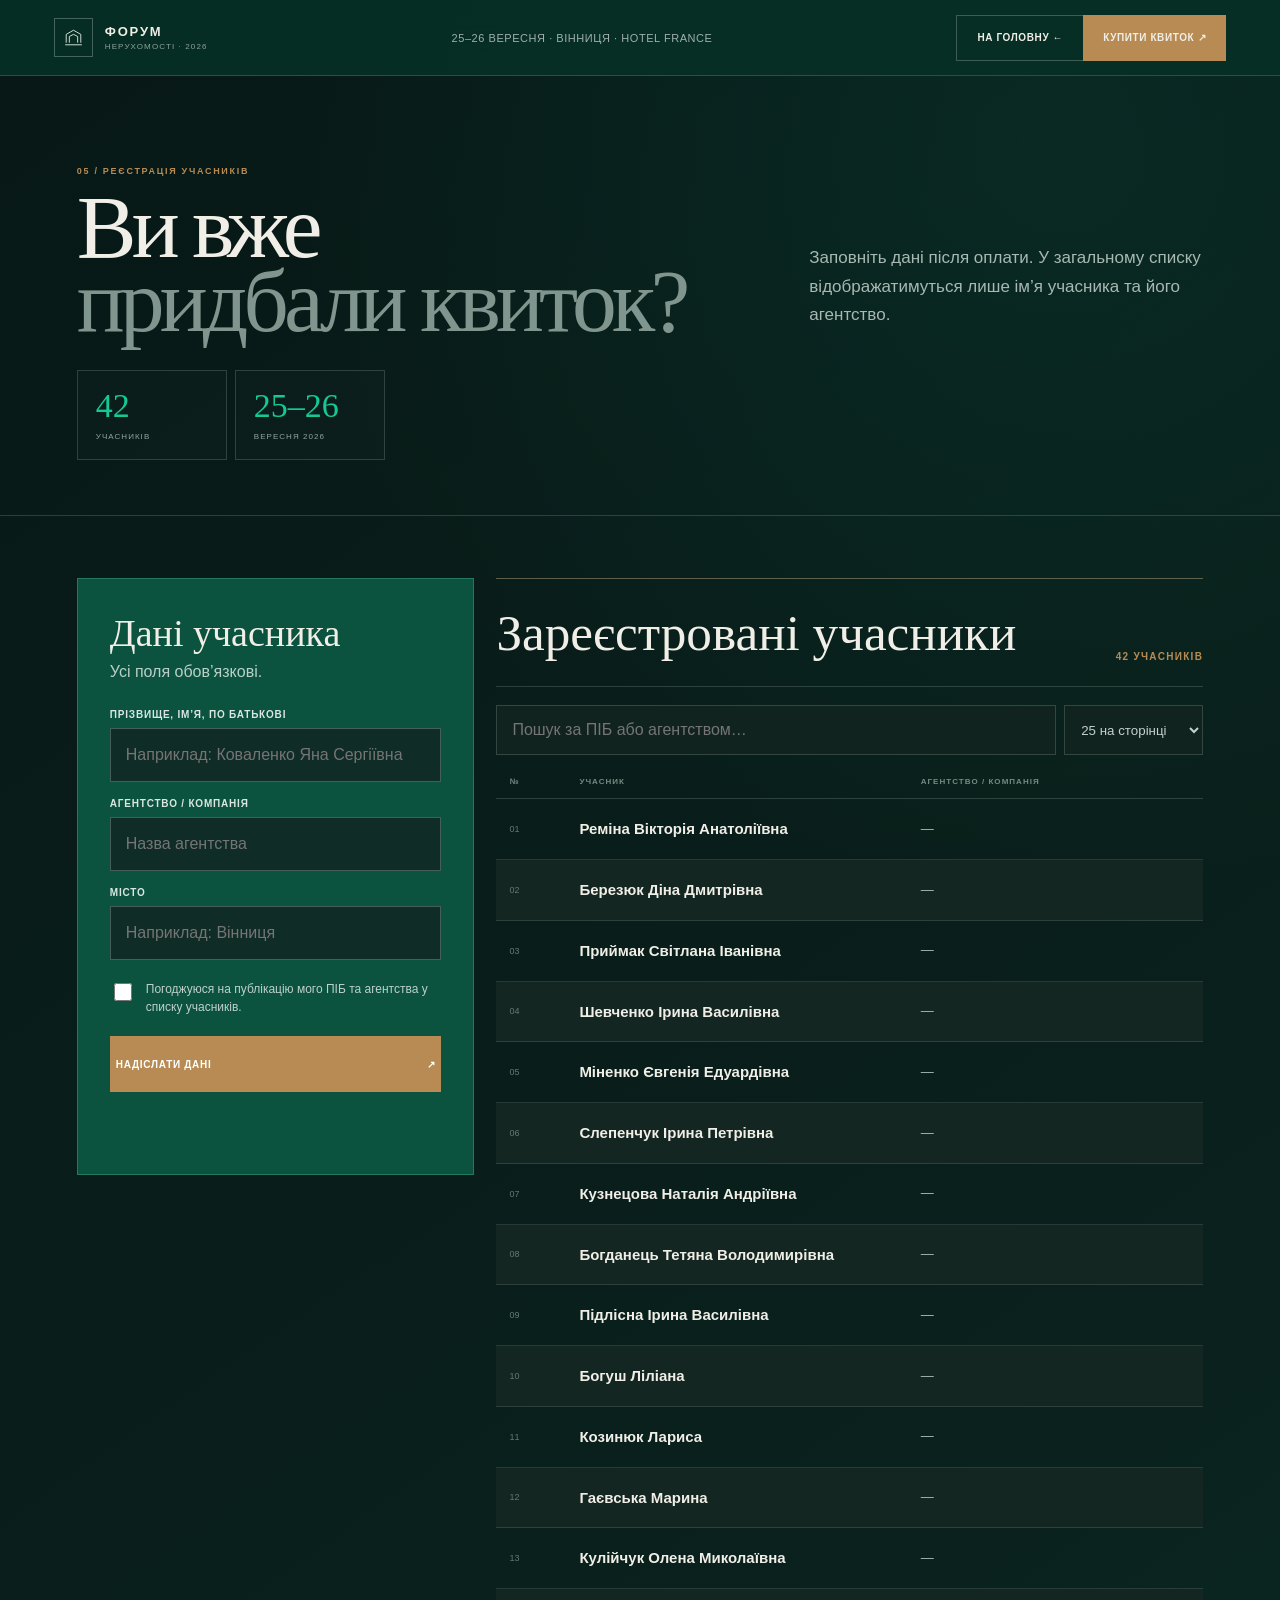
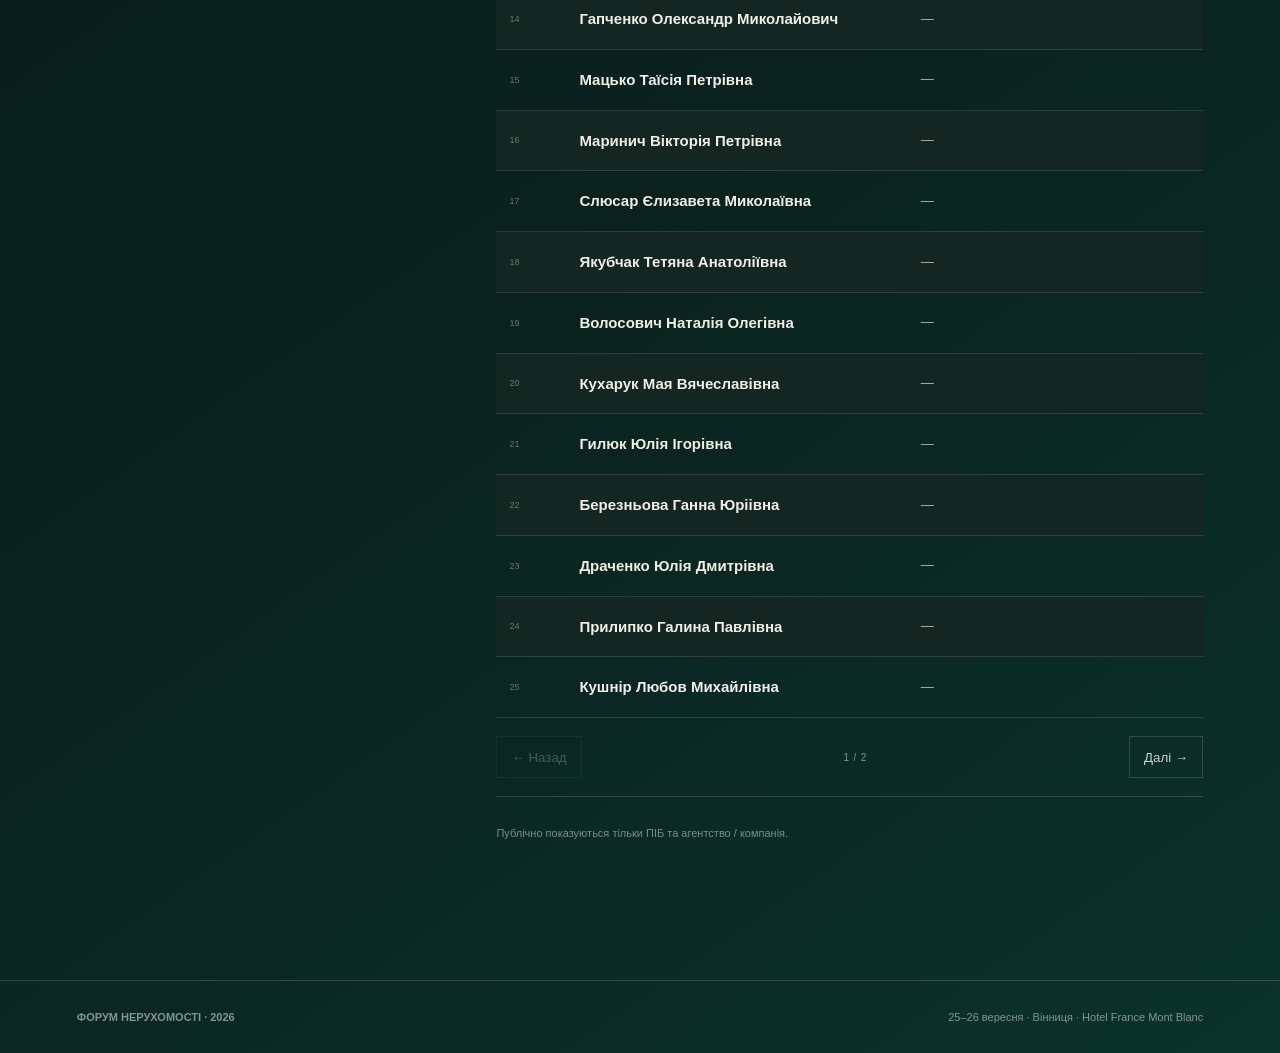
<file: participants.html>
<!doctype html>
<html lang="uk">
<head>
  <meta charset="utf-8">
  <meta name="viewport" content="width=device-width,initial-scale=1,viewport-fit=cover">
  <meta name="theme-color" content="#071816">
  <meta name="description" content="Реєстрація та список учасників Форуму нерухомості 2026 у Вінниці.">
  <title>Реєстрація учасників — Форум нерухомості 2026</title>
  <style>
    :root{--bg:#071816;--bg2:#0a241f;--panel:#0b533f;--panel2:#102c26;--text:#f0eee7;--muted:#a6b6b0;--green:#15c996;--gold:#b78b53;--line:rgba(208,224,217,.18);--pad:clamp(18px,6vw,96px);--max:1440px;--header:76px}
    *{box-sizing:border-box}html{scroll-behavior:smooth}body{margin:0;background:radial-gradient(circle at 82% 5%,rgba(14,112,84,.17),transparent 28%),linear-gradient(145deg,#071816,#0a211d 62%,#0a3329);color:var(--text);font-family:Inter,ui-sans-serif,-apple-system,BlinkMacSystemFont,"Segoe UI",Arial,sans-serif}a{color:inherit;text-decoration:none}.container{width:min(var(--max),calc(100% - var(--pad)*2));margin:auto}
    .site-header{position:fixed;z-index:30;left:0;right:0;top:0;height:var(--header);display:grid;grid-template-columns:auto 1fr auto;align-items:center;padding:0 clamp(24px,4.2vw,64px);background:rgba(7,47,38,.97);border-bottom:1px solid var(--line);backdrop-filter:blur(18px)}.brand{display:flex;align-items:center;gap:12px}.brand-mark{width:39px;height:39px;border:1px solid rgba(232,239,236,.28);display:grid;place-items:center}.brand-mark svg{width:25px;stroke:#e8eeeb;stroke-width:1.7}.brand-text{display:flex;flex-direction:column;line-height:1}.brand-text b{font-size:13px;letter-spacing:.14em}.brand-text small{margin-top:5px;color:#8ea29a;font-size:8px;letter-spacing:.14em}.header-note{justify-self:center;color:#9fb0aa;font-size:11px;letter-spacing:.05em}.header-actions{display:flex}.header-btn{min-height:46px;padding:0 20px;display:inline-flex;align-items:center;gap:18px;background:var(--gold);font-size:10px;font-weight:800;text-transform:uppercase;letter-spacing:.06em}.header-btn.secondary{margin-right:-1px;background:transparent;border:1px solid rgba(220,232,227,.25)}
    main{padding-top:var(--header)}.hero{padding:clamp(72px,7vw,112px) 0 55px;border-bottom:1px solid var(--line)}.kicker{color:var(--gold);font-size:9px;font-weight:800;letter-spacing:.19em;text-transform:uppercase}.hero-grid{display:grid;grid-template-columns:1.2fr .75fr;gap:8vw;align-items:end;margin-top:14px}.hero h1{margin:0;font-family:Georgia,"Times New Roman",serif;font-size:clamp(66px,7vw,108px);font-weight:400;line-height:.83;letter-spacing:-.055em}.hero h1 span{color:#80958d}.hero p{margin:0 0 8px;color:#a8b8b2;font-size:17px;line-height:1.7}.stats{display:flex;gap:8px;margin-top:32px}.stat{min-width:150px;padding:16px 18px;border:1px solid var(--line);background:rgba(255,255,255,.012)}.stat strong{display:block;font-family:Georgia,"Times New Roman",serif;font-size:34px;font-weight:400;color:var(--green)}.stat span{color:#91a49d;font-size:8px;letter-spacing:.13em;text-transform:uppercase}
    .workspace{display:grid;grid-template-columns:minmax(340px,.72fr) minmax(0,1.28fr);gap:22px;align-items:start;padding:62px 0 110px}.registration-form{position:sticky;top:calc(var(--header) + 24px);padding:32px;background:#0b533f;border:1px solid rgba(91,207,172,.3)}.registration-form h2{margin:0 0 8px;font-family:Georgia,"Times New Roman",serif;font-size:38px;font-weight:400}.registration-form>p{margin:0 0 28px;color:#bad0c8}.form-field{display:block;margin-top:16px}.form-field span{display:block;margin-bottom:8px;color:#dbe6e2;font-size:10px;font-weight:800;letter-spacing:.08em;text-transform:uppercase}.form-field input{width:100%;height:54px;padding:0 15px;border:1px solid rgba(222,234,230,.26);border-radius:0;background:#102c26;color:#fff;font:inherit;outline:none}.form-field input:focus{border-color:var(--gold);box-shadow:0 0 0 2px rgba(183,139,83,.17)}.form-consent{display:flex;gap:11px;align-items:flex-start;margin:20px 0;color:#bfd0cb;font-size:12px;line-height:1.5}.form-consent input{width:18px;height:18px;accent-color:var(--gold);flex:0 0 auto}.submit{width:100%;height:56px;border:0;background:var(--gold);color:#fff;font:inherit;font-size:10px;font-weight:800;letter-spacing:.07em;text-transform:uppercase;display:flex;align-items:center;justify-content:space-between;cursor:pointer}.submit:disabled{opacity:.55}.form-status{min-height:22px;margin:14px 0 0;color:#dcc09a;font-size:13px;line-height:1.5}
    .participant-panel{min-width:0;border-top:1px solid rgba(201,177,139,.44)}.list-head{display:flex;justify-content:space-between;gap:20px;align-items:end;padding:24px 0;border-bottom:1px solid var(--line)}.list-head h2{margin:0;font-family:Georgia,"Times New Roman",serif;font-size:clamp(34px,4vw,52px);font-weight:400}.participant-count{color:var(--gold);font-size:10px;font-weight:800;letter-spacing:.13em;text-transform:uppercase;white-space:nowrap}.search-row{display:grid;grid-template-columns:1fr auto;gap:8px;padding:18px 0 10px}.search-row input{width:100%;height:50px;padding:0 15px;border:1px solid var(--line);background:#10231f;color:#fff;font:inherit;outline:none}.search-row input:focus{border-color:var(--gold)}.search-row select{height:50px;padding:0 12px;border:1px solid var(--line);background:#10231f;color:#c4d0cb}.columns,.participant-row{display:grid;grid-template-columns:52px 1.2fr 1fr;gap:18px;align-items:center}.columns{padding:12px 13px;color:#748b83;font-size:8px;font-weight:800;letter-spacing:.13em;text-transform:uppercase;border-bottom:1px solid var(--line)}.participant-row{padding:19px 13px;border-bottom:1px solid rgba(194,211,205,.15)}.participant-row:nth-child(even){background:#132622}.participant-row>i{font-style:normal;color:#607b72;font-size:9px}.participant-row strong{font-size:15px;line-height:1.45}.participant-row span{color:#aebdb7;font-size:13px;line-height:1.45}.empty{padding:50px 13px;color:#839a92}.pager{display:flex;justify-content:space-between;align-items:center;gap:12px;padding:18px 0;border-bottom:1px solid var(--line)}.pager button{height:42px;padding:0 14px;border:1px solid var(--line);background:transparent;color:#c8d3cf;cursor:pointer}.pager button:disabled{opacity:.3;cursor:default}.pager span{font-size:10px;color:#82978f;letter-spacing:.08em}.privacy{padding:17px 0;color:#788f87;font-size:11px;line-height:1.55}.footer{padding:30px 0;border-top:1px solid var(--line);color:#82968f}.footer-inner{display:flex;justify-content:space-between;gap:20px;font-size:11px}
    @media(max-width:980px){.header-note{display:none}.site-header{grid-template-columns:1fr auto}.hero-grid,.workspace{grid-template-columns:1fr}.workspace{gap:48px}.registration-form{position:static}.hero-grid{gap:22px}.participant-panel{margin-top:0}}
    @media(max-width:650px){:root{--header:64px;--pad:16px}.site-header{height:64px;padding:0 10px}.brand-text small{display:none}.header-btn.secondary{display:none}.header-btn{height:40px;min-height:40px;padding:0 12px;font-size:9px}.hero{padding:55px 0 38px}.hero h1{font-size:clamp(48px,13vw,64px)}.hero p{font-size:15px}.stats{display:grid;grid-template-columns:1fr 1fr}.stat{min-width:0}.workspace{padding:40px 0 70px}.registration-form{padding:24px 18px}.registration-form h2{font-size:31px}.list-head{display:block}.participant-count{display:block;margin-top:12px}.search-row{grid-template-columns:1fr}.columns{display:none}.participant-row{grid-template-columns:34px 1fr}.participant-row span{grid-column:2;color:var(--gold)}.footer-inner{display:block}.footer-inner span{display:block;margin-top:8px}}
  </style>
</head>
<body>
  <header class="site-header">
    <a class="brand" href="index.html"><span class="brand-mark"><svg viewBox="0 0 48 48" fill="none"><path d="M10 34V18l14-8 14 8v16"/><path d="M16 34V22l8-4 8 4v12"/><path d="M8 38h32"/></svg></span><span class="brand-text"><b>ФОРУМ</b><small>НЕРУХОМОСТІ · 2026</small></span></a>
    <div class="header-note">25–26 ВЕРЕСНЯ · ВІННИЦЯ · HOTEL FRANCE</div>
    <div class="header-actions"><a class="header-btn secondary" href="index.html">На головну ←</a><a class="header-btn" href="index.html#tickets">Купити квиток ↗</a></div>
  </header>
  <main>
    <section class="hero"><div class="container"><div class="kicker">05 / РЕЄСТРАЦІЯ УЧАСНИКІВ</div><div class="hero-grid"><h1>Ви вже<br><span>придбали квиток?</span></h1><p>Заповніть дані після оплати. У загальному списку відображатимуться лише ім’я учасника та його агентство.</p></div><div class="stats"><div class="stat"><strong id="heroCount">0</strong><span>учасників</span></div><div class="stat"><strong>25–26</strong><span>вересня 2026</span></div></div></div></section>
    <div class="container workspace">
      <form class="registration-form" id="participantForm"><h2>Дані учасника</h2><p>Усі поля обов’язкові.</p><label class="form-field"><span>Прізвище, ім’я, по батькові</span><input name="fullName" autocomplete="name" maxlength="120" required placeholder="Наприклад: Коваленко Яна Сергіївна"></label><label class="form-field"><span>Агентство / компанія</span><input name="agency" maxlength="120" required placeholder="Назва агентства"></label><label class="form-field"><span>Місто</span><input name="city" maxlength="80" required placeholder="Наприклад: Вінниця"></label><label class="form-consent"><input type="checkbox" name="consent" required><span>Погоджуюся на публікацію мого ПІБ та агентства у списку учасників.</span></label><button class="submit" type="submit">Надіслати дані <span>↗</span></button><p class="form-status" id="formStatus" aria-live="polite"></p></form>
      <section class="participant-panel"><div class="list-head"><h2>Зареєстровані учасники</h2><span class="participant-count" id="participantCount">0 УЧАСНИКІВ</span></div><div class="search-row"><input id="participantSearch" type="search" placeholder="Пошук за ПІБ або агентством…"><select id="pageSize"><option value="25">25 на сторінці</option><option value="50">50 на сторінці</option><option value="100">100 на сторінці</option></select></div><div class="columns"><span>№</span><span>Учасник</span><span>Агентство / компанія</span></div><div id="participantList"></div><div class="pager"><button id="prevPage" type="button">← Назад</button><span id="pageInfo">1 / 1</span><button id="nextPage" type="button">Далі →</button></div><p class="privacy">Публічно показуються тільки ПІБ та агентство / компанія.</p></section>
    </div>
  </main>
  <footer class="footer"><div class="container footer-inner"><b>ФОРУМ НЕРУХОМОСТІ · 2026</b><span>25–26 вересня · Вінниця · Hotel France Mont Blanc</span></div></footer>
  <script src="participants-data.js?v=20260903-city-1"></script>
  <script>
    const KEY='forum-neruhomosti-2026-participants-v1';
    const form=document.querySelector('#participantForm'),list=document.querySelector('#participantList'),count=document.querySelector('#participantCount'),heroCount=document.querySelector('#heroCount'),status=document.querySelector('#formStatus'),search=document.querySelector('#participantSearch'),pageSize=document.querySelector('#pageSize'),prev=document.querySelector('#prevPage'),next=document.querySelector('#nextPage'),pageInfo=document.querySelector('#pageInfo');
    let page=1;
    const read=()=>{try{return JSON.parse(localStorage.getItem(KEY)||'[]').filter(x=>x&&x.name&&x.agency)}catch{return[]}};
    const esc=v=>String(v).replace(/[&<>"']/g,c=>({'&':'&amp;','<':'&lt;','>':'&gt;','"':'&quot;',"'":'&#39;'}[c]));
    const render=()=>{const all=read(),q=(search.value||'').trim().toLocaleLowerCase('uk'),filtered=q?all.filter(p=>(p.name+' '+p.agency).toLocaleLowerCase('uk').includes(q)):all,size=Number(pageSize.value)||25,pages=Math.max(1,Math.ceil(filtered.length/size));page=Math.min(page,pages);const start=(page-1)*size,items=filtered.slice(start,start+size);count.textContent=`${all.length} ${all.length===1?'УЧАСНИК':'УЧАСНИКІВ'}`;heroCount.textContent=all.length;list.innerHTML=items.length?items.map((p,i)=>`<div class="participant-row"><i>${String(start+i+1).padStart(2,'0')}</i><strong>${esc(p.name)}</strong><span>${esc(p.agency)}</span></div>`).join(''):`<p class="empty">${q?'Нічого не знайдено.':'Перші зареєстровані учасники з’являться тут.'}</p>`;pageInfo.textContent=`${page} / ${pages}`;prev.disabled=page<=1;next.disabled=page>=pages};
    search.addEventListener('input',()=>{page=1;render()});pageSize.addEventListener('change',()=>{page=1;render()});prev.addEventListener('click',()=>{page--;render();scrollTo({top:document.querySelector('.participant-panel').offsetTop-90,behavior:'smooth'})});next.addEventListener('click',()=>{page++;render();scrollTo({top:document.querySelector('.participant-panel').offsetTop-90,behavior:'smooth'})});render();
    form.addEventListener('submit',e=>{e.preventDefault();const data=new FormData(form),name=String(data.get('fullName')||'').trim(),agency=String(data.get('agency')||'').trim(),city=String(data.get('city')||'').trim(),consent=data.get('consent');status.textContent='';if(!name||!agency||!city||!consent){status.textContent='Заповніть усі поля та підтвердьте згоду.';return}const items=read();if(items.some(p=>p.name.toLocaleLowerCase('uk')===name.toLocaleLowerCase('uk'))){status.textContent='Цей учасник уже є у списку на цьому пристрої.';return}items.push({name,agency,city,createdAt:new Date().toISOString()});localStorage.setItem(KEY,JSON.stringify(items));form.reset();status.textContent='Дані прийнято. У списку показано лише ПІБ та агентство.';page=1;render()});
  </script>
</body>
</html>
</file>
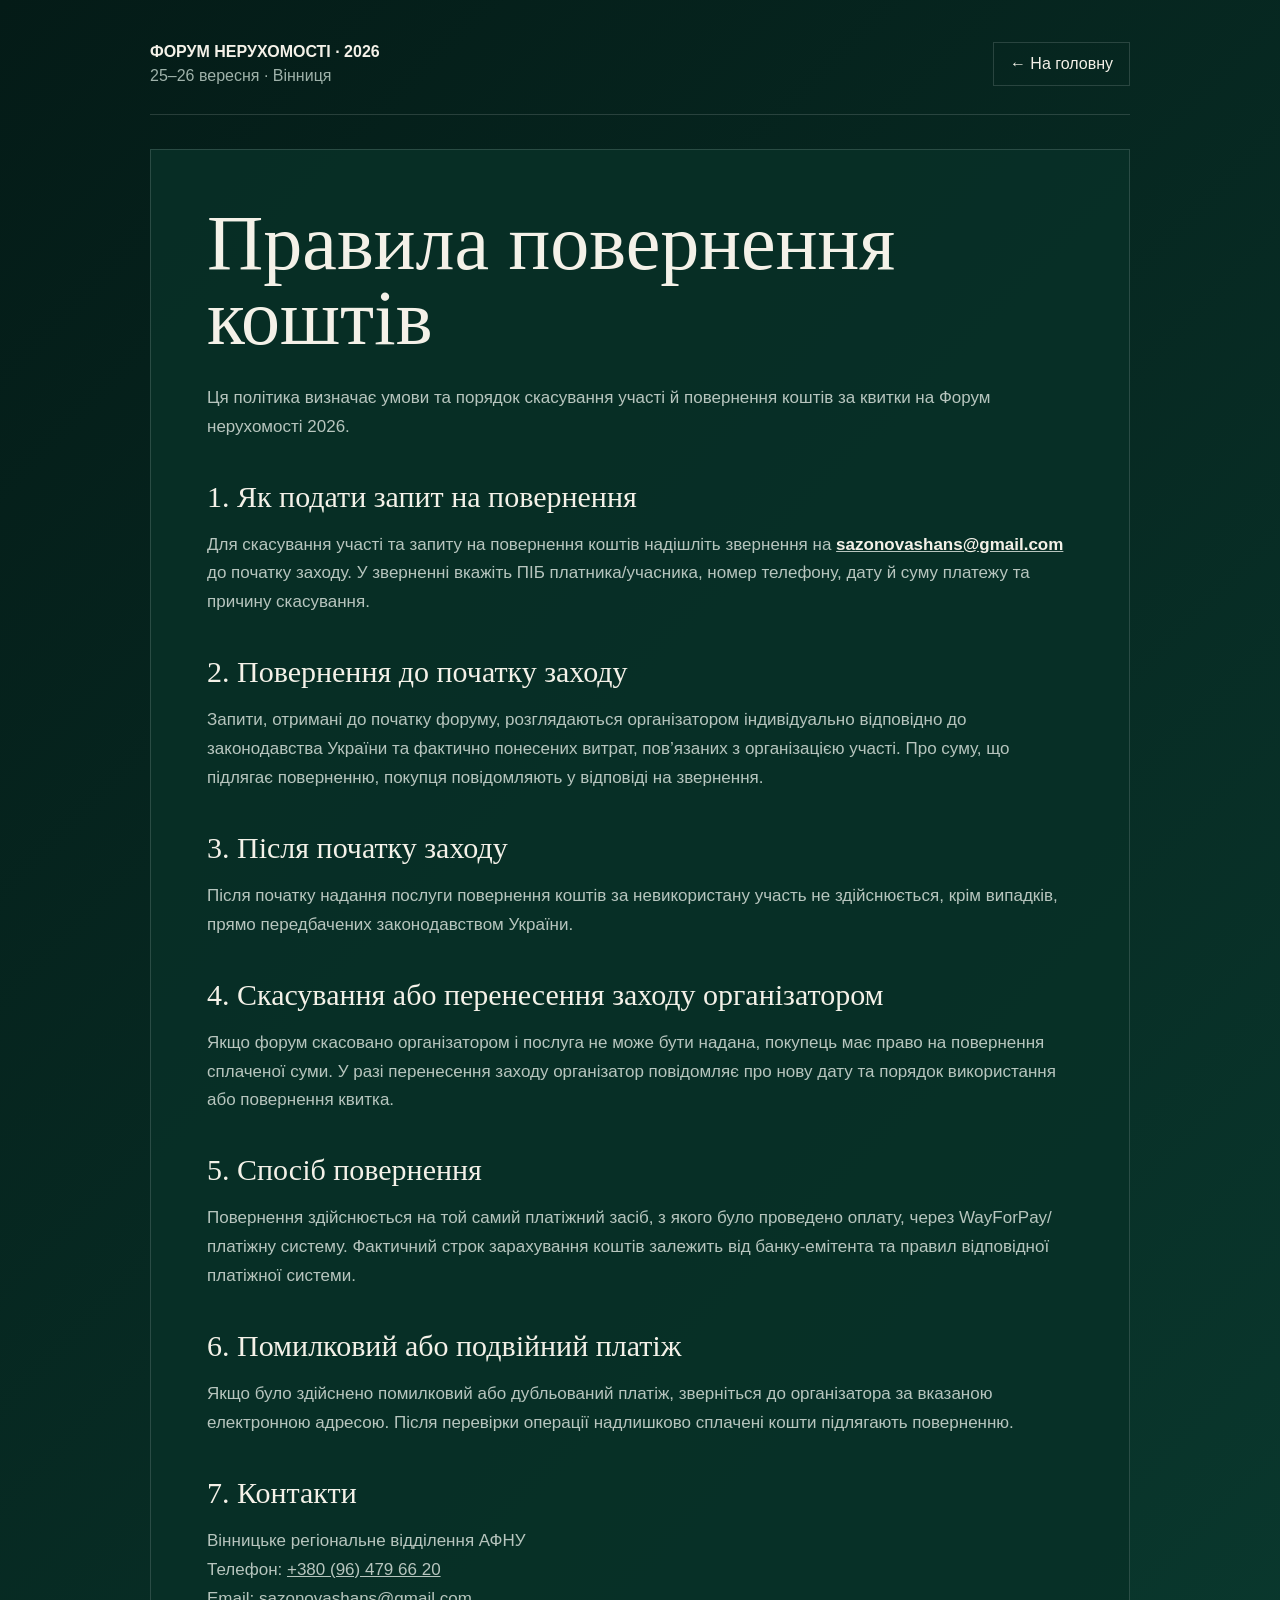
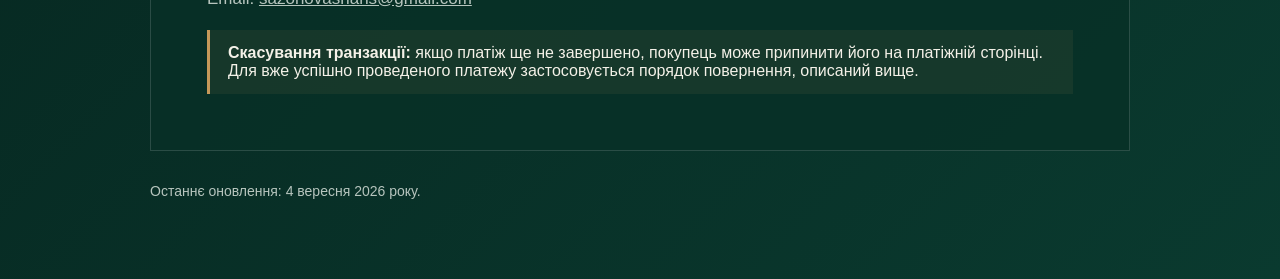
<file: refund.html>
<!doctype html>
<html lang="uk">
<head>
<meta charset="utf-8"><meta name="viewport" content="width=device-width,initial-scale=1">
<title>Правила повернення коштів — Форум нерухомості 2026</title>
<meta name="description" content="Умови та порядок повернення коштів за квитки на Форум нерухомості 2026.">
<style>
:root{--bg:#06231d;--panel:#0b342a;--text:#f4f1e8;--muted:#b7c5be;--gold:#c59859;--line:rgba(255,255,255,.14)}*{box-sizing:border-box}body{margin:0;background:linear-gradient(135deg,#041b17,#0a3a2f);color:var(--text);font-family:Inter,Arial,sans-serif}.wrap{width:min(980px,calc(100% - 32px));margin:auto;padding:42px 0 80px}.top{display:flex;justify-content:space-between;gap:24px;align-items:center;padding-bottom:28px;border-bottom:1px solid var(--line)}a{color:inherit}.back{text-decoration:none;border:1px solid var(--line);padding:12px 16px}.card{margin-top:34px;padding:clamp(24px,5vw,56px);background:rgba(8,48,39,.86);border:1px solid var(--line)}h1{font-family:Georgia,serif;font-weight:400;font-size:clamp(42px,6.5vw,78px);line-height:.96;margin:0 0 28px}h2{font-family:Georgia,serif;font-weight:400;font-size:30px;margin:38px 0 12px}p,li{color:var(--muted);font-size:17px;line-height:1.7}strong{color:var(--text)}.note{border-left:3px solid var(--gold);padding:14px 18px;background:rgba(197,152,89,.08)}footer{margin-top:32px;color:var(--muted);font-size:14px}@media(max-width:600px){.top{align-items:flex-start;flex-direction:column}.wrap{padding-top:20px}p,li{font-size:16px}}
</style>
</head>
<body><main class="wrap"><div class="top"><div><strong>ФОРУМ НЕРУХОМОСТІ · 2026</strong><div style="color:#9fb2aa;margin-top:6px">25–26 вересня · Вінниця</div></div><a class="back" href="./">← На головну</a></div><article class="card"><h1>Правила повернення коштів</h1><p>Ця політика визначає умови та порядок скасування участі й повернення коштів за квитки на Форум нерухомості 2026.</p>
<h2>1. Як подати запит на повернення</h2><p>Для скасування участі та запиту на повернення коштів надішліть звернення на <a href="mailto:sazonovashans@gmail.com"><strong>sazonovashans@gmail.com</strong></a> до початку заходу. У зверненні вкажіть ПІБ платника/учасника, номер телефону, дату й суму платежу та причину скасування.</p>
<h2>2. Повернення до початку заходу</h2><p>Запити, отримані до початку форуму, розглядаються організатором індивідуально відповідно до законодавства України та фактично понесених витрат, пов’язаних з організацією участі. Про суму, що підлягає поверненню, покупця повідомляють у відповіді на звернення.</p>
<h2>3. Після початку заходу</h2><p>Після початку надання послуги повернення коштів за невикористану участь не здійснюється, крім випадків, прямо передбачених законодавством України.</p>
<h2>4. Скасування або перенесення заходу організатором</h2><p>Якщо форум скасовано організатором і послуга не може бути надана, покупець має право на повернення сплаченої суми. У разі перенесення заходу організатор повідомляє про нову дату та порядок використання або повернення квитка.</p>
<h2>5. Спосіб повернення</h2><p>Повернення здійснюється на той самий платіжний засіб, з якого було проведено оплату, через WayForPay/платіжну систему. Фактичний строк зарахування коштів залежить від банку-емітента та правил відповідної платіжної системи.</p>
<h2>6. Помилковий або подвійний платіж</h2><p>Якщо було здійснено помилковий або дубльований платіж, зверніться до організатора за вказаною електронною адресою. Після перевірки операції надлишково сплачені кошти підлягають поверненню.</p>
<h2>7. Контакти</h2><p>Вінницьке регіональне відділення АФНУ<br>Телефон: <a href="tel:+380964796620">+380 (96) 479 66 20</a><br>Email: <a href="mailto:sazonovashans@gmail.com">sazonovashans@gmail.com</a></p>
<div class="note"><strong>Скасування транзакції:</strong> якщо платіж ще не завершено, покупець може припинити його на платіжній сторінці. Для вже успішно проведеного платежу застосовується порядок повернення, описаний вище.</div></article><footer>Останнє оновлення: 4 вересня 2026 року.</footer></main></body></html>
</file>
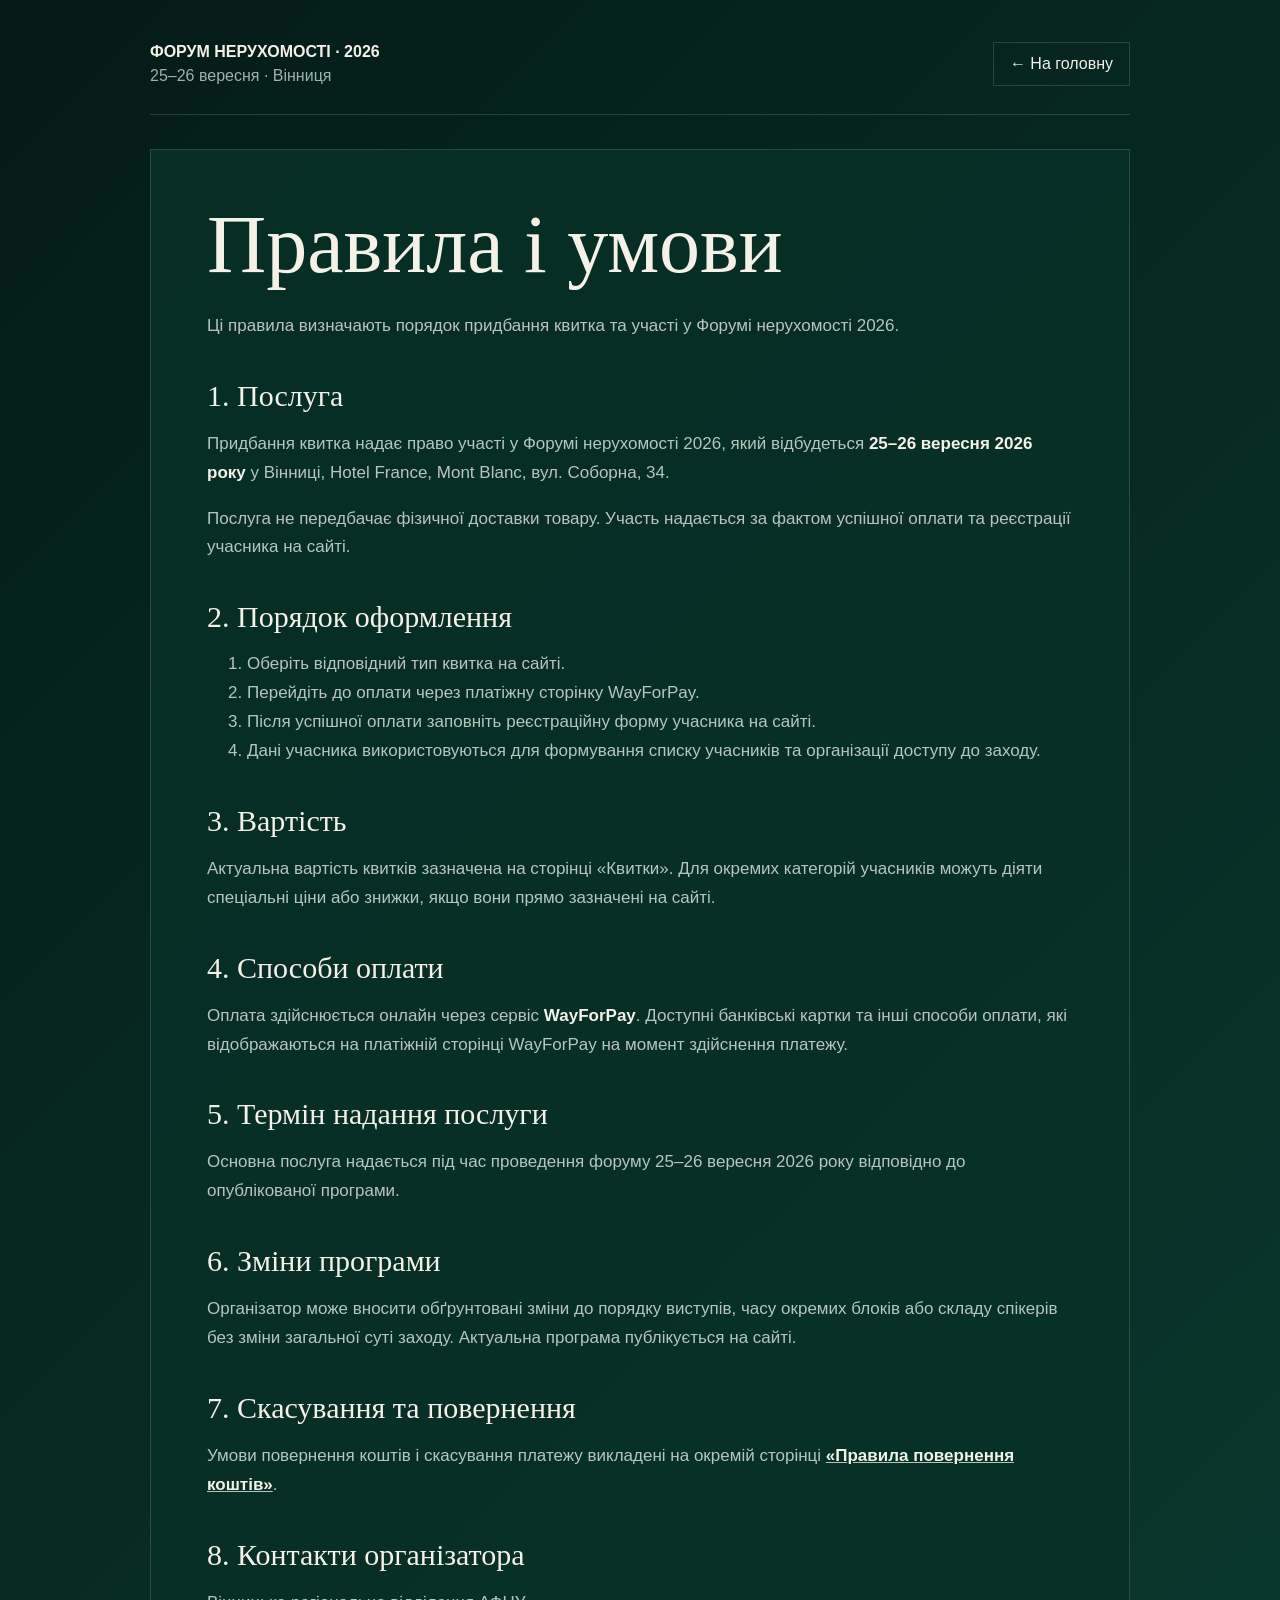
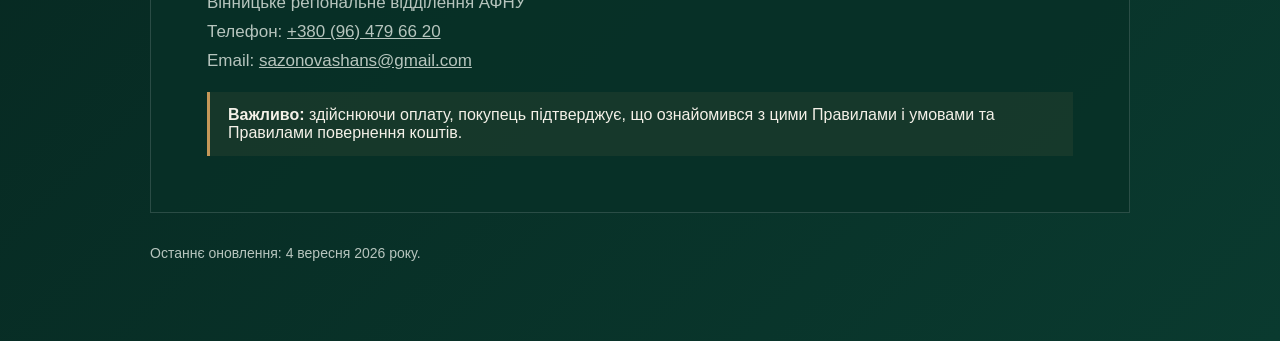
<file: terms.html>
<!doctype html>
<html lang="uk">
<head>
<meta charset="utf-8"><meta name="viewport" content="width=device-width,initial-scale=1">
<title>Правила і умови — Форум нерухомості 2026</title>
<meta name="description" content="Правила і умови придбання квитків та участі у Форумі нерухомості 2026 у Вінниці.">
<style>
:root{--bg:#06231d;--panel:#0b342a;--text:#f4f1e8;--muted:#b7c5be;--gold:#c59859;--line:rgba(255,255,255,.14)}*{box-sizing:border-box}body{margin:0;background:linear-gradient(135deg,#041b17,#0a3a2f);color:var(--text);font-family:Inter,Arial,sans-serif}.wrap{width:min(980px,calc(100% - 32px));margin:auto;padding:42px 0 80px}.top{display:flex;justify-content:space-between;gap:24px;align-items:center;padding-bottom:28px;border-bottom:1px solid var(--line)}a{color:inherit}.back{text-decoration:none;border:1px solid var(--line);padding:12px 16px}.card{margin-top:34px;padding:clamp(24px,5vw,56px);background:rgba(8,48,39,.86);border:1px solid var(--line)}h1{font-family:Georgia,serif;font-weight:400;font-size:clamp(44px,7vw,82px);line-height:.95;margin:0 0 28px}h2{font-family:Georgia,serif;font-weight:400;font-size:30px;margin:38px 0 12px}p,li{color:var(--muted);font-size:17px;line-height:1.7}strong{color:var(--text)}.note{border-left:3px solid var(--gold);padding:14px 18px;background:rgba(197,152,89,.08)}footer{margin-top:32px;color:var(--muted);font-size:14px}@media(max-width:600px){.top{align-items:flex-start;flex-direction:column}.wrap{padding-top:20px}p,li{font-size:16px}}
</style>
</head>
<body><main class="wrap"><div class="top"><div><strong>ФОРУМ НЕРУХОМОСТІ · 2026</strong><div style="color:#9fb2aa;margin-top:6px">25–26 вересня · Вінниця</div></div><a class="back" href="./">← На головну</a></div><article class="card"><h1>Правила і умови</h1><p>Ці правила визначають порядок придбання квитка та участі у Форумі нерухомості 2026.</p>
<h2>1. Послуга</h2><p>Придбання квитка надає право участі у Форумі нерухомості 2026, який відбудеться <strong>25–26 вересня 2026 року</strong> у Вінниці, Hotel France, Mont Blanc, вул. Соборна, 34.</p><p>Послуга не передбачає фізичної доставки товару. Участь надається за фактом успішної оплати та реєстрації учасника на сайті.</p>
<h2>2. Порядок оформлення</h2><ol><li>Оберіть відповідний тип квитка на сайті.</li><li>Перейдіть до оплати через платіжну сторінку WayForPay.</li><li>Після успішної оплати заповніть реєстраційну форму учасника на сайті.</li><li>Дані учасника використовуються для формування списку учасників та організації доступу до заходу.</li></ol>
<h2>3. Вартість</h2><p>Актуальна вартість квитків зазначена на сторінці «Квитки». Для окремих категорій учасників можуть діяти спеціальні ціни або знижки, якщо вони прямо зазначені на сайті.</p>
<h2>4. Способи оплати</h2><p>Оплата здійснюється онлайн через сервіс <strong>WayForPay</strong>. Доступні банківські картки та інші способи оплати, які відображаються на платіжній сторінці WayForPay на момент здійснення платежу.</p>
<h2>5. Термін надання послуги</h2><p>Основна послуга надається під час проведення форуму 25–26 вересня 2026 року відповідно до опублікованої програми.</p>
<h2>6. Зміни програми</h2><p>Організатор може вносити обґрунтовані зміни до порядку виступів, часу окремих блоків або складу спікерів без зміни загальної суті заходу. Актуальна програма публікується на сайті.</p>
<h2>7. Скасування та повернення</h2><p>Умови повернення коштів і скасування платежу викладені на окремій сторінці <a href="refund.html"><strong>«Правила повернення коштів»</strong></a>.</p>
<h2>8. Контакти організатора</h2><p>Вінницьке регіональне відділення АФНУ<br>Телефон: <a href="tel:+380964796620">+380 (96) 479 66 20</a><br>Email: <a href="mailto:sazonovashans@gmail.com">sazonovashans@gmail.com</a></p>
<div class="note"><strong>Важливо:</strong> здійснюючи оплату, покупець підтверджує, що ознайомився з цими Правилами і умовами та Правилами повернення коштів.</div></article><footer>Останнє оновлення: 4 вересня 2026 року.</footer></main></body></html>
</file>
